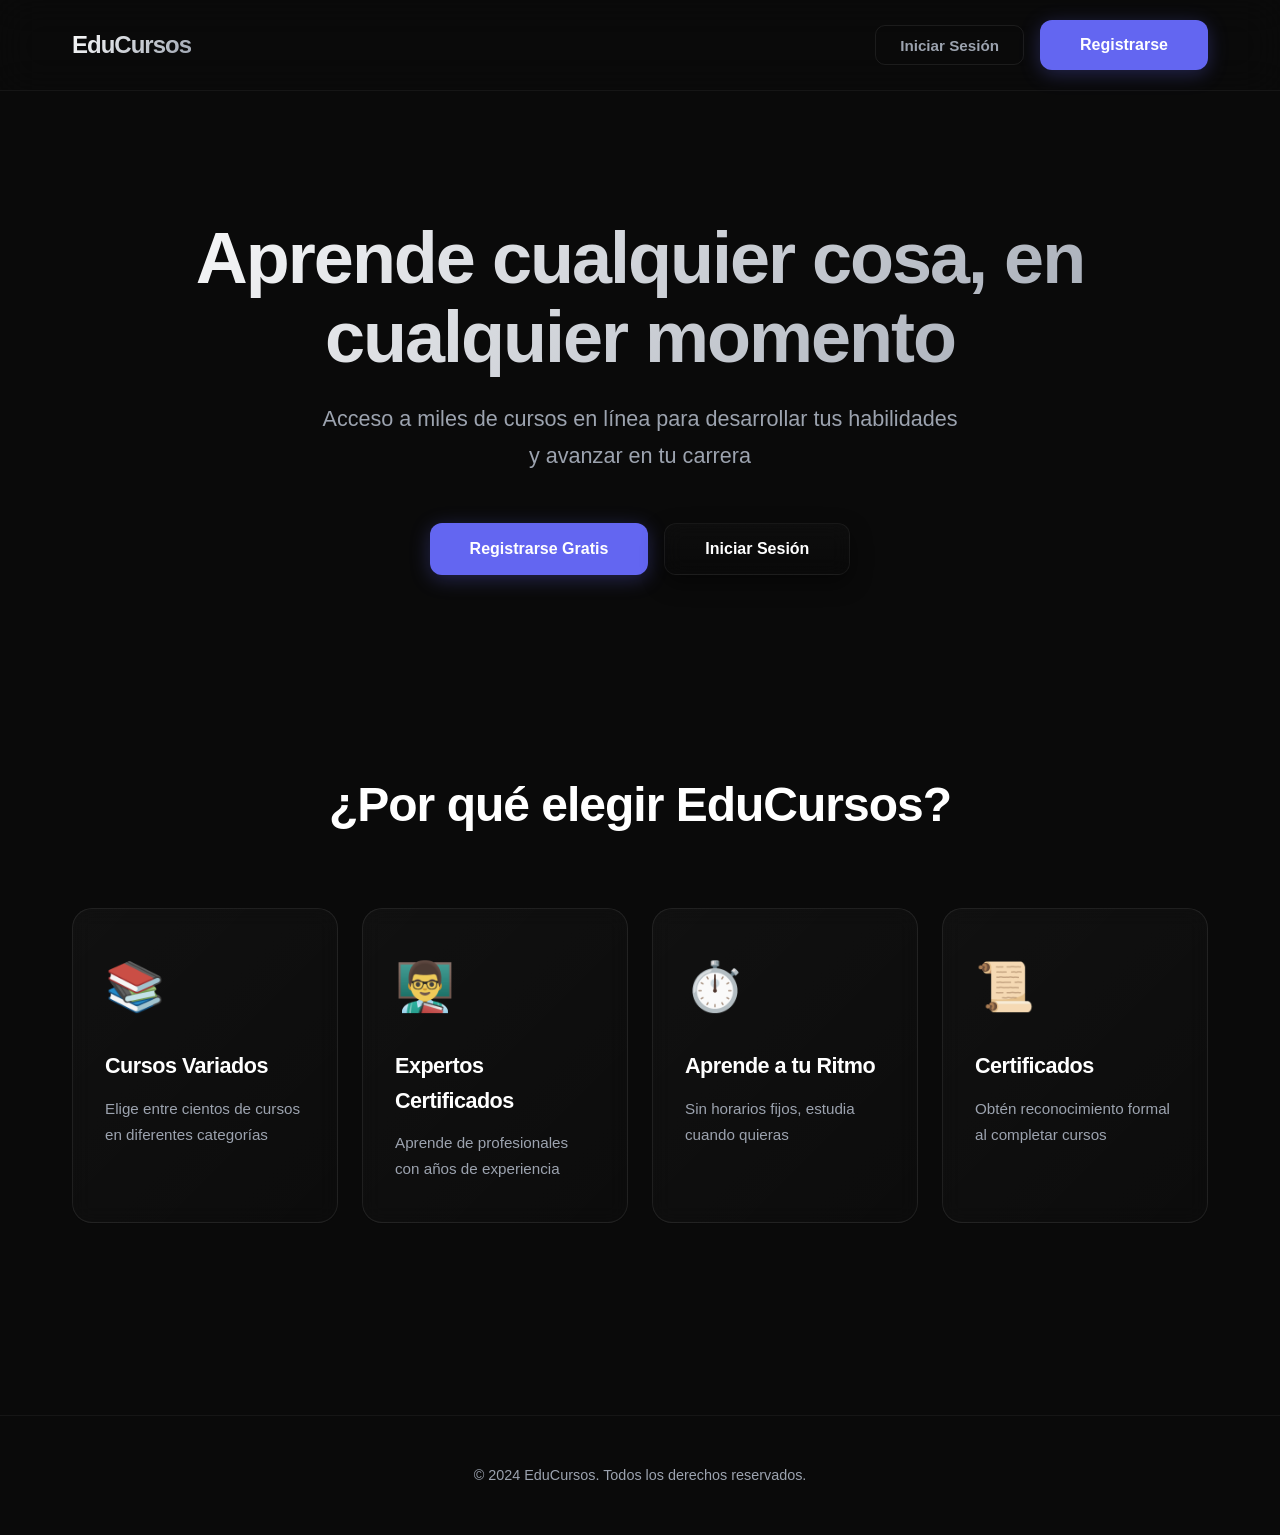
<file: index.html>
<!DOCTYPE html>
<html lang="es">
<head>
    <meta charset="UTF-8">
    <meta name="viewport" content="width=device-width, initial-scale=1.0">
    <title>EduCursos - Plataforma de Aprendizaje</title>
    <link rel="stylesheet" href="styles.css">
</head>
<body>
    <header>
        <nav>
            <div class="logo">EduCursos</div>
            <div>
                <button class="btn-ghost" onclick="showLogin()">Iniciar Sesión</button>
                <button class="btn-primary" onclick="showRegister()">Registrarse</button>
            </div>
        </nav>
    </header>
    <main id="presentation" class="active">
        <!-- HERO SECTION -->
        <section class="hero">
            <div class="hero-content">
                <h1>Aprende cualquier cosa, en cualquier momento</h1>
                <p>Acceso a miles de cursos en línea para desarrollar tus habilidades y avanzar en tu carrera</p>
                <div class="hero-buttons">
                    <button class="btn-primary" onclick="showRegister()">Registrarse Gratis</button>
                    <button class="btn-secondary" onclick="showLogin()">Iniciar Sesión</button>
                </div>
            </div>
        </section>

        <section class="features">
            <h2>¿Por qué elegir EduCursos?</h2>
            <div class="features-grid">
                <div class="feature-card">
                    <div class="feature-icon">📚</div>
                    <h3>Cursos Variados</h3>
                    <p>Elige entre cientos de cursos en diferentes categorías</p>
                </div>
                <div class="feature-card">
                    <div class="feature-icon">👨‍🏫</div>
                    <h3>Expertos Certificados</h3>
                    <p>Aprende de profesionales con años de experiencia</p>
                </div>
                <div class="feature-card">
                    <div class="feature-icon">⏱️</div>
                    <h3>Aprende a tu Ritmo</h3>
                    <p>Sin horarios fijos, estudia cuando quieras</p>
                </div>
                <div class="feature-card">
                    <div class="feature-icon">📜</div>
                    <h3>Certificados</h3>
                    <p>Obtén reconocimiento formal al completar cursos</p>
                </div>
            </div>
        </section>
    </main>

    <!-- Login modal (inline) -->
    <div class="form-container" id="loginForm" aria-hidden="true">
        <div class="form-box">
            <span class="close-form" onclick="closeLogin()">✕</span>
            <h2>Iniciar Sesión</h2>
            <form onsubmit="handleLogin(event)">
                <div class="form-group">
                    <label for="loginEmail">Correo Electrónico</label>
                    <input type="email" id="loginEmail" required placeholder="tu@email.com">
                </div>
                <div class="form-group">
                    <label for="loginPassword">Contraseña</label>
                    <input type="password" id="loginPassword" required placeholder="Tu contraseña">
                </div>
                <div class="form-actions">
                    <button type="submit" class="btn-primary">Iniciar Sesión</button>
                    <button type="button" class="btn-secondary" onclick="window.location.href='form.html'">Registrarse</button>
                </div>
            </form>
            <div class="toggle-form">
                ¿No tienes cuenta? <a href="form.html">Regístrate ahora</a>
            </div>
        </div>
    </div>

    <footer>
        <p>&copy; 2024 EduCursos. Todos los derechos reservados.</p>
    </footer>

    <script src="script.js"></script>
</body>
</html>
</file>
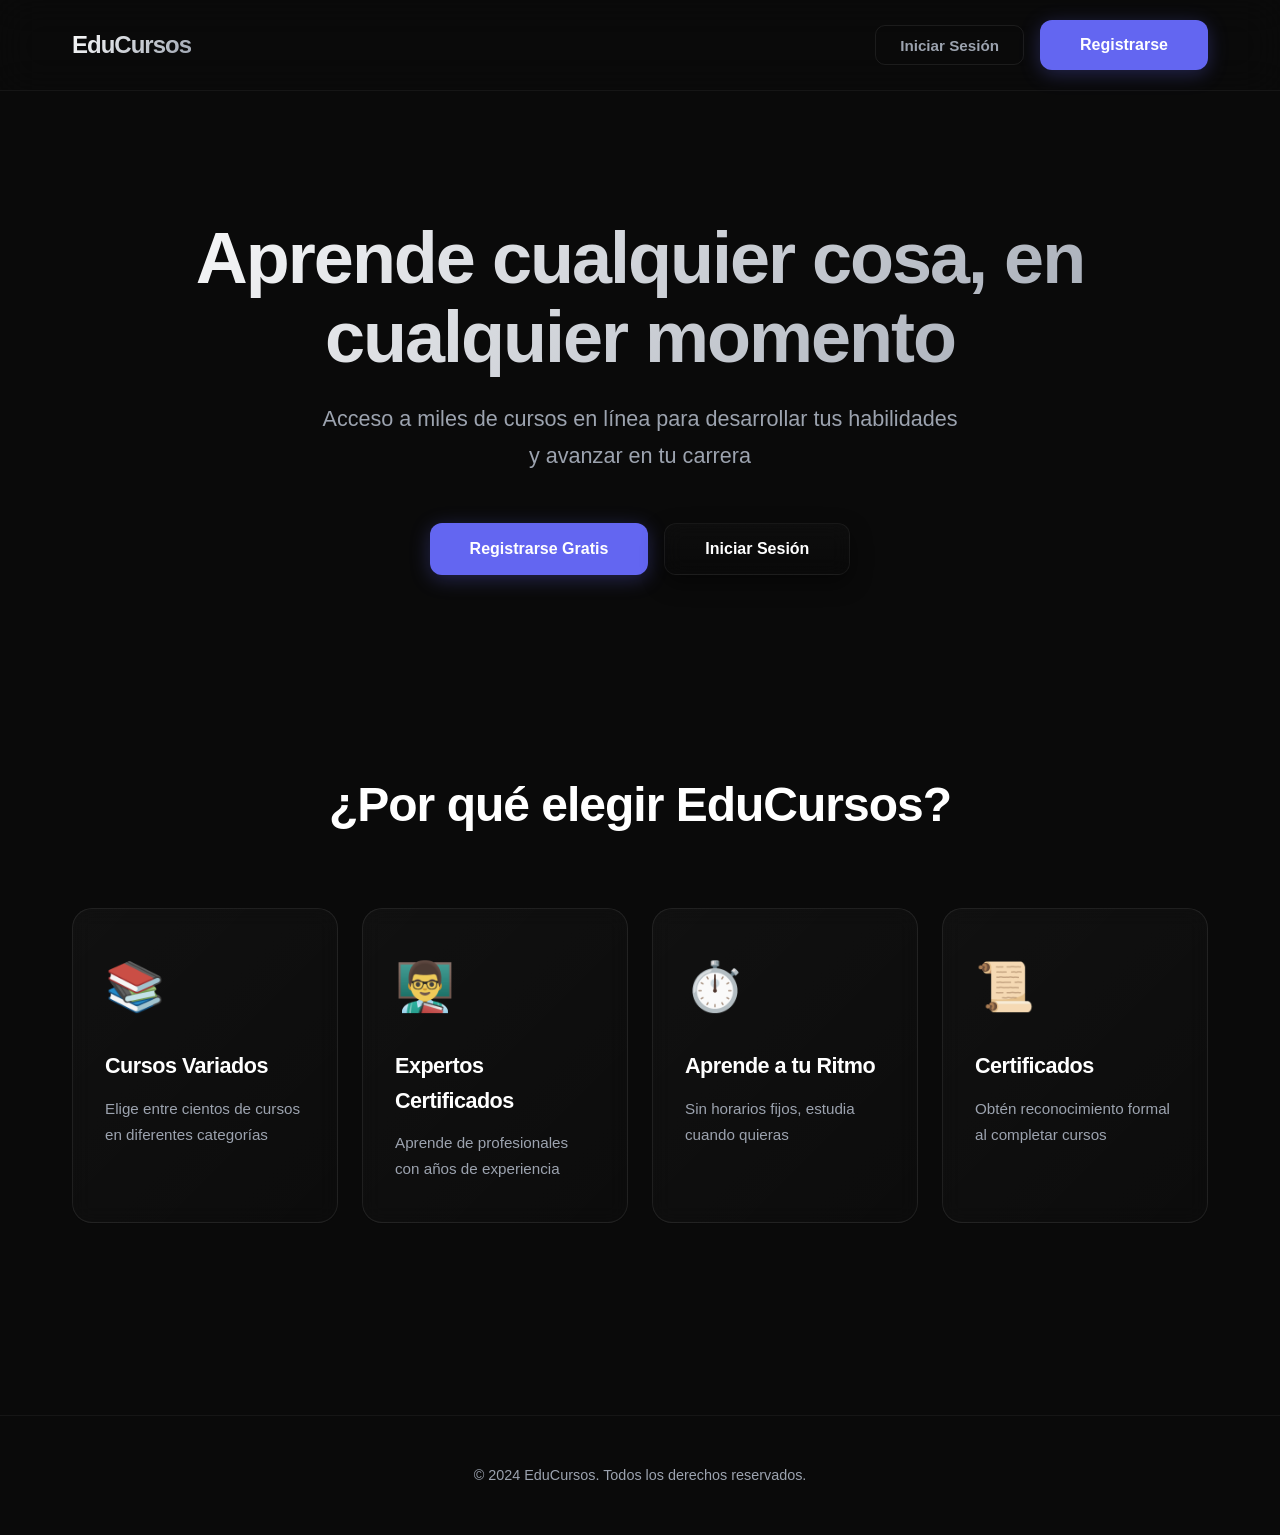
<file: dashboard.html>
<!DOCTYPE html>
<html lang="es">
<head>
    <meta charset="UTF-8">
    <meta name="viewport" content="width=device-width, initial-scale=1.0">
    <title>EduCursos - Dashboard</title>
    <link rel="stylesheet" href="styles.css">
</head>
<body>

    <header>
        <nav>
            <div class="logo">EduCursos</div>
            <div>
                <button class="btn-logout" onclick="logout()">Cerrar Sesión</button>
            </div>
        </nav>
    </header>

    <div id="presentation" style="display: none;"></div>

    <main class="active">
        <div id="dashboard" class="dashboard active">
            <div class="dashboard-header">
                <div style="display: flex; justify-content: space-between; align-items: center; max-width: 1200px; margin: 0 auto;">
                    <div>
                        <h1>Bienvenido a tu Espacio de Aprendizaje</h1>
                        <p id="userGreeting"></p>
                    </div>
                    <div class="user-info">
                        <p id="userEmail"></p>
                        <button class="btn-logout" onclick="logout()">Cerrar Sesión</button>
                    </div>
                </div>
            </div>

            <div class="dashboard-content">
                <section class="welcome-section">
                    <h2>¡Hola! Continúa tu aprendizaje</h2>
                    <p>Ya has completado varios cursos. Aquí están los cursos que puedes retomar o iniciar.</p>
                </section>

                <section class="courses-section">
                    <h2>Tus Cursos</h2>
                    <div class="courses-grid" id="coursesGrid"></div>
                </section>
            </div>
        </div>
    </main>

    <footer>
        <p>&copy; 2024 EduCursos. Todos los derechos reservados.</p>
    </footer>

    <script src="script.js"></script>
    <script>
        // Verificar si hay usuario logueado y mostrar dashboard
        document.addEventListener('DOMContentLoaded', () => {
            const currentUser = JSON.parse(localStorage.getItem('currentUser') || 'null');
            
            if (!currentUser) {
                // Si no hay usuario logueado, redirigir al index
                window.location.href = 'index.html';
            } else {
                // Mostrar dashboard si hay usuario
                try {
                    showDashboard();
                } catch (e) {
                    console.error('Error mostrando dashboard:', e);
                }
            }
        });
    </script>
</body>
</html>
</file>
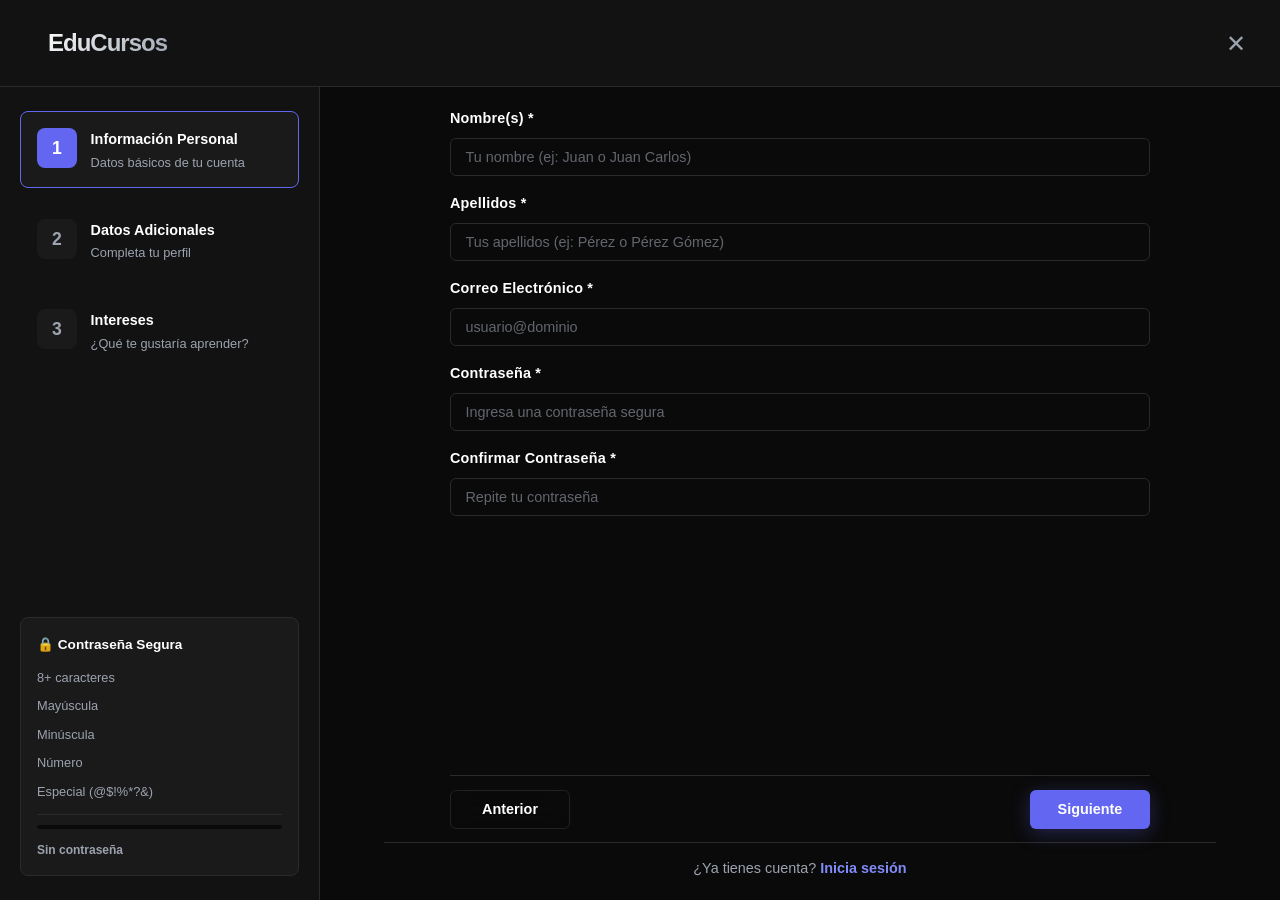
<file: form.html>
<!DOCTYPE html>
<html lang="es">
<head>
    <meta charset="UTF-8">
    <meta name="viewport" content="width=device-width, initial-scale=1.0">
    <title>Registrarse - EduCursos</title>
    <link rel="stylesheet" href="styles.css">
</head>
<body>
    <section id="formPage" class="form-page active">
        <div class="fullscreen-form-container">
            <!-- Header superior -->
            <header class="form-header">
                <div class="logo">EduCursos</div>
                <span class="close-form" onclick="showPresentation()">✕</span>
            </header>

            <!-- Contenedor principal con navegación lateral -->
            <div class="form-main-wrapper">
                <!-- Navegación lateral de pasos -->
                <aside class="steps-sidebar">
                    <div class="step-item active" data-step="1">
                        <div class="step-number">1</div>
                        <div class="step-info">
                            <h3>Información Personal</h3>
                            <p>Datos básicos de tu cuenta</p>
                        </div>
                    </div>
                    <div class="step-item" data-step="2">
                        <div class="step-number">2</div>
                        <div class="step-info">
                            <h3>Datos Adicionales</h3>
                            <p>Completa tu perfil</p>
                        </div>
                    </div>
                    <div class="step-item" data-step="3">
                        <div class="step-number">3</div>
                        <div class="step-info">
                            <h3>Intereses</h3>
                            <p>¿Qué te gustaría aprender?</p>
                        </div>
                    </div>

                    <!-- Panel de seguridad de contraseña -->
                    <div class="password-security-panel" id="passwordSecurityPanel">
                        <h4 class="security-panel-title">🔒 Contraseña Segura</h4>
                        <div class="security-requirements">
                            <div id="req-length" class="security-req">
                                <span class="req-check">○</span>
                                <span>8+ caracteres</span>
                            </div>
                            <div id="req-uppercase" class="security-req">
                                <span class="req-check">○</span>
                                <span>Mayúscula</span>
                            </div>
                            <div id="req-lowercase" class="security-req">
                                <span class="req-check">○</span>
                                <span>Minúscula</span>
                            </div>
                            <div id="req-number" class="security-req">
                                <span class="req-check">○</span>
                                <span>Número</span>
                            </div>
                            <div id="req-special" class="security-req">
                                <span class="req-check">○</span>
                                <span>Especial (@$!%*?&)</span>
                            </div>
                        </div>
                        <div class="password-strength-indicator" id="passwordStrengthIndicator">
                            <div class="strength-bar-mini">
                                <div class="strength-fill-mini" id="strengthFillMini"></div>
                            </div>
                            <span class="strength-label-mini" id="strengthLabelMini">Sin contraseña</span>
                        </div>
                    </div>
                </aside>

                <!-- Área del formulario -->
                <main class="form-content-area">
                    <form id="multiStepForm" onsubmit="handleRegister(event)">

                        <div class="form-steps-wrap">

                            <!-- STEP 1 -->
                            <div class="form-step" data-step="1">
                                <div class="form-group">
                                    <label for="regFirstName">Nombre(s) *</label>
                                    <input type="text" id="regFirstName" required placeholder="Tu nombre (ej: Juan o Juan Carlos)">
                                </div>
                                <div class="form-group">
                                    <label for="regLastName">Apellidos *</label>
                                    <input type="text" id="regLastName" required placeholder="Tus apellidos (ej: Pérez o Pérez Gómez)">
                                </div>
                                <div class="form-group">
                                    <label for="regEmail">Correo Electrónico *</label>
                                    <input type="text" id="regEmail" required placeholder="usuario@dominio">
                                </div>
                                <div class="form-group">
                                    <label for="regPassword">Contraseña *</label>
                                    <input type="password" id="regPassword" required placeholder="Ingresa una contraseña segura">
                                </div>
                                <div class="form-group">
                                    <label for="regPasswordConfirm">Confirmar Contraseña *</label>
                                    <input type="password" id="regPasswordConfirm" required placeholder="Repite tu contraseña">
                                </div>
                            </div>

                            <!-- STEP 2 -->
                            <div class="form-step hidden-step" data-step="2">
                                <div class="form-group">
                                    <label for="regPhone">Número de Teléfono *</label>
                                    <input type="tel" id="regPhone" required placeholder="Solo dígitos, sin espacios (min 4 - max 10)">
                                </div>
                                <div class="form-group two-cols">
                                    <div>
                                        <label for="regBirthday">Fecha de Cumpleaños *</label>
                                        <input type="date" id="regBirthday" required>
                                        <div class="small-muted">Formato: DD/MM/AAAA</div>
                                    </div>
                                    <div>
                                        <label for="regGender">Género *</label>
                                        <select id="regGender" required>
                                            <option value="">Selecciona tu género</option>
                                            <option value="M">Masculino</option>
                                            <option value="F">Femenino</option>
                                            <option value="O">Otro</option>
                                            <option value="P">Prefiero no especificar</option>
                                        </select>
                                    </div>
                                </div>
                                <div class="form-group">
                                    <label for="regEducation">Nivel Educativo</label>
                                    <select id="regEducation">
                                        <option value="">Selecciona (opcional)</option>
                                        <option value="P">Primaria</option>
                                        <option value="S">Secundaria</option>
                                        <option value="T">Técnico</option>
                                        <option value="U">Universitario</option>
                                        <option value="PG">Postgrado</option>
                                    </select>
                                </div>
                                <div class="form-group">
                                    <label for="regProfession">Profesión</label>
                                    <input type="text" id="regProfession" placeholder="Tu profesión (opcional)">
                                </div>
                            </div>

                            <!-- STEP 3 -->
                            <div class="form-step hidden-step" data-step="3">
                                <div class="form-group">
                                    <label>Intereses (Selecciona al menos uno) *</label>
                                    <div class="interests-grid">
                                        <label class="chip"><input type="checkbox" name="interests" value="programacion"><span>Programación</span></label>
                                        <label class="chip"><input type="checkbox" name="interests" value="diseno"><span>Diseño</span></label>
                                        <label class="chip"><input type="checkbox" name="interests" value="marketing"><span>Marketing</span></label>
                                        <label class="chip"><input type="checkbox" name="interests" value="negocios"><span>Negocios</span></label>
                                        <label class="chip"><input type="checkbox" name="interests" value="datos"><span>Análisis de Datos</span></label>
                                        <label class="chip"><input type="checkbox" name="interests" value="idiomas"><span>Idiomas</span></label>
                                        <label class="chip"><input type="checkbox" name="interests" value="arte"><span>Arte</span></label>
                                        <label class="chip"><input type="checkbox" name="interests" value="desarrollo"><span>Desarrollo Personal</span></label>
                                        <label class="chip"><input type="checkbox" name="interests" value="otros"><span>Otros</span></label>
                                        <label class="chip"><input type="checkbox" name="interests" value="aun_no_decido"><span>Aún no decido</span></label>
                                    </div>
                                </div>
                                <div class="form-group">
                                    <label for="regCountry">País *</label>
                                    <select id="regCountry" required>
                                        <option value="">Selecciona tu país</option>
                                        <option value="CO">Colombia</option>
                                        <option value="MX">México</option>
                                        <option value="AR">Argentina</option>
                                        <option value="ES">España</option>
                                        <option value="CL">Chile</option>
                                    </select>
                                </div>
                            </div>

                        </div> <!-- .form-steps-wrap -->

                        <!-- persistent navigation (always visible) -->
                        <div class="form-nav">
                            <button type="button" id="navPrevBtn" class="btn-secondary">Anterior</button>
                            <button type="button" id="navNextBtn" class="btn-primary">Siguiente</button>
                        </div>
                    </form>

                    <div class="toggle-form">
                        ¿Ya tienes cuenta? <a onclick="toggleForms()">Inicia sesión</a>
                    </div>
                </main>
            </div>
        </div>
    </section>

    <script src="script.js"></script>
</body>
</html>
</file>
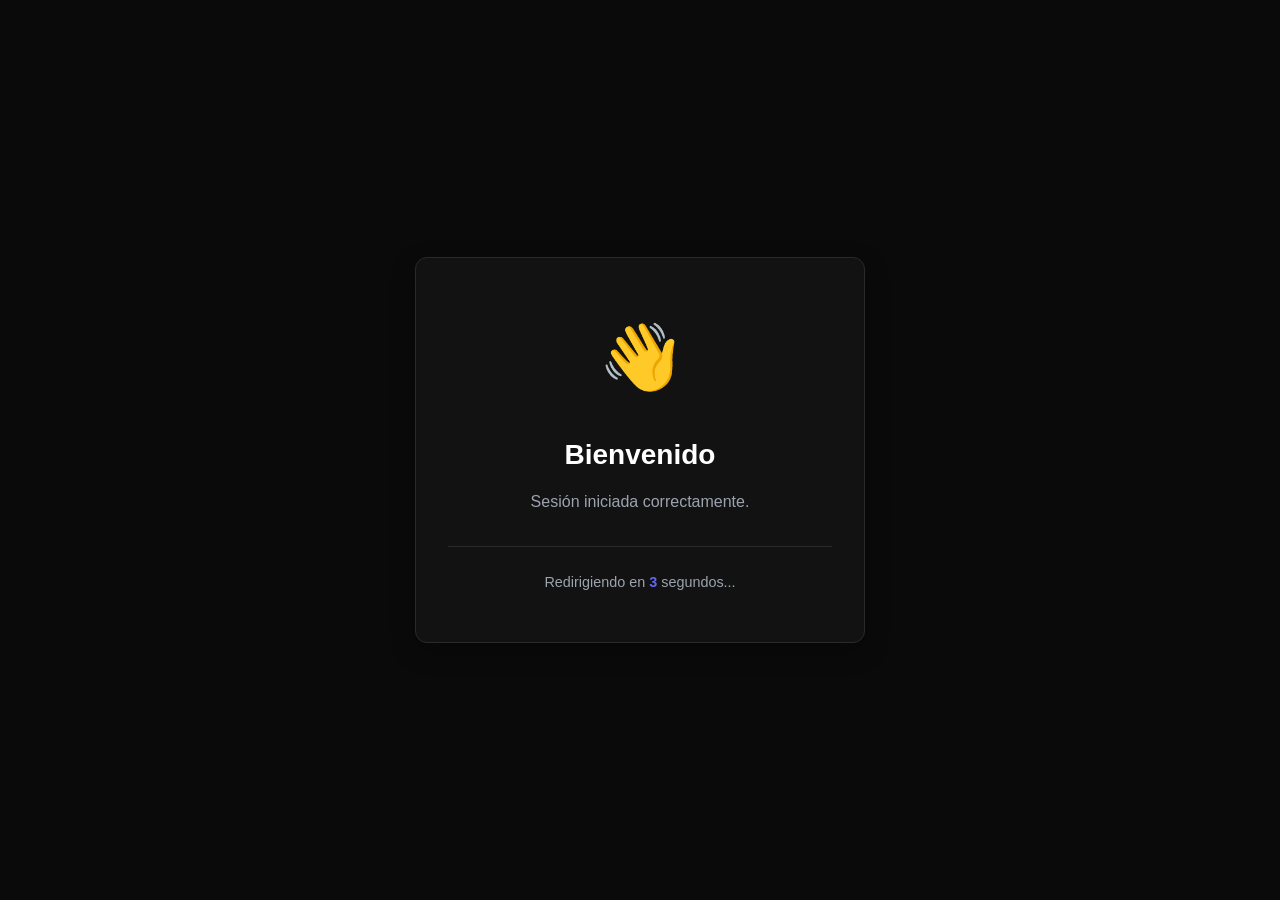
<file: login-exitoso.html>
<!DOCTYPE html>
<html lang="es">
<head>
    <meta charset="UTF-8">
    <meta name="viewport" content="width=device-width, initial-scale=1.0">
    <title>Inicio de Sesión Exitoso - EduCursos</title>
    <link rel="stylesheet" href="styles.css">
</head>
<body>
    <div class="success-page">
        <div class="success-container">
            <div class="success-icon">👋</div>
            
            <h1 class="success-title">Bienvenido</h1>
            <p class="success-message" id="welcomeMessage">Sesión iniciada correctamente.</p>
            
            <div class="auto-redirect">
                <p>Redirigiendo en <span id="countdown">3</span> segundos...</p>
            </div>
        </div>
    </div>

    <script>
        let countdown = 3;
        
        function goToDashboard() {
            window.location.href = 'dashboard.html';
        }
        
        function startCountdown() {
            const countdownEl = document.getElementById('countdown');
            const timer = setInterval(() => {
                countdown--;
                countdownEl.textContent = countdown;
                
                if (countdown <= 0) {
                    clearInterval(timer);
                    goToDashboard();
                }
            }, 1000);
        }
        
        document.addEventListener('DOMContentLoaded', () => {
            const currentUser = JSON.parse(localStorage.getItem('currentUser') || 'null');
            
            if (currentUser) {
                const displayName = currentUser.firstName || currentUser.name || 'Usuario';
                document.getElementById('welcomeMessage').textContent = 
                    `Hola ${displayName}, sesión iniciada correctamente.`;
            }
            
            const container = document.querySelector('.success-container');
            setTimeout(() => {
                container.classList.add('animate-in');
            }, 100);
            
            startCountdown();
        });
    </script>
</body>
</html>
</file>
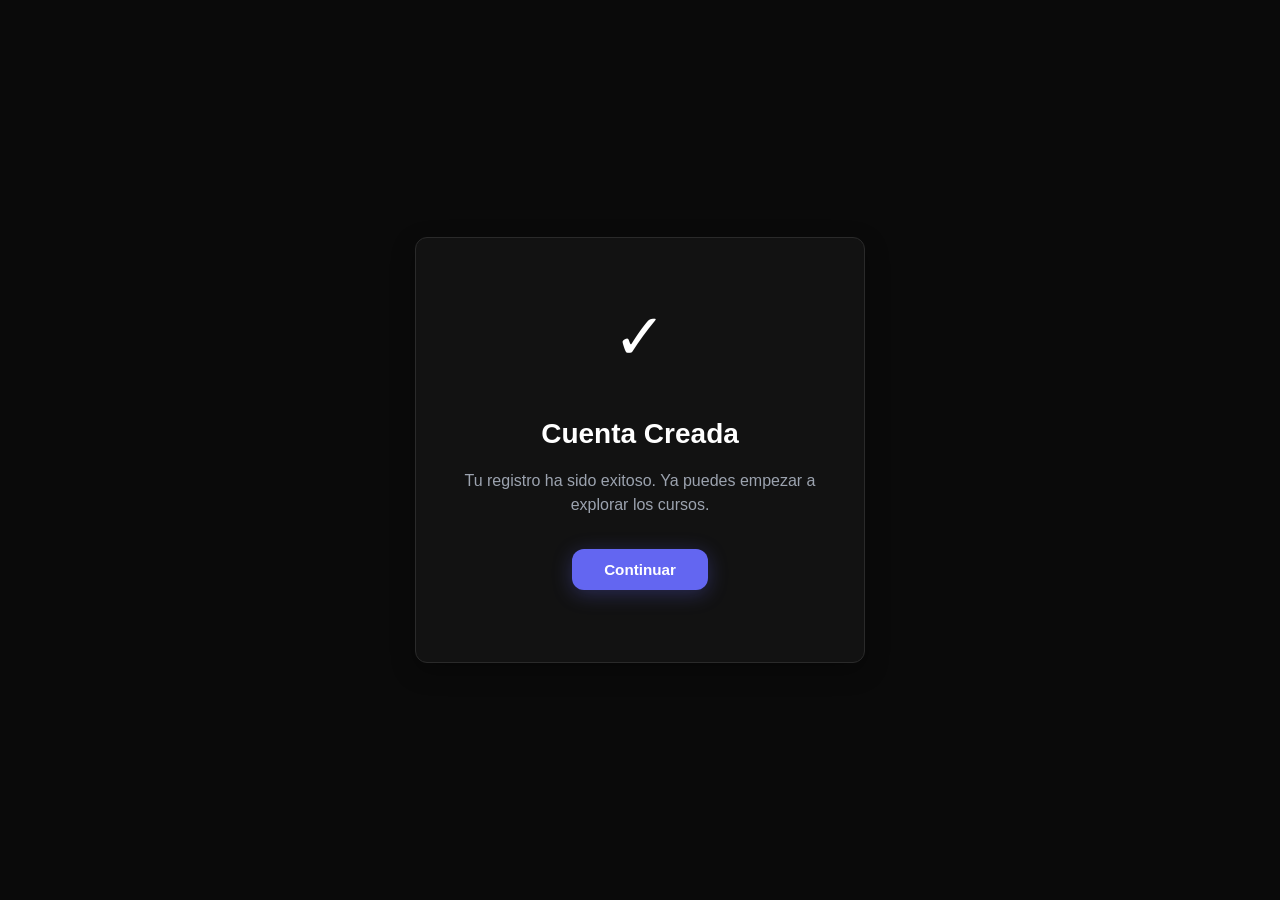
<file: registro-exitoso.html>
<!DOCTYPE html>
<html lang="es">
<head>
    <meta charset="UTF-8">
    <meta name="viewport" content="width=device-width, initial-scale=1.0">
    <title>Registro Exitoso - EduCursos</title>
    <link rel="stylesheet" href="styles.css">
</head>
<body>
    <div class="success-page">
        <div class="success-container">
            <div class="success-icon">✓</div>
            
            <h1 class="success-title">Cuenta Creada</h1>
            <p class="success-message">Tu registro ha sido exitoso. Ya puedes empezar a explorar los cursos.</p>
            
            <div class="success-actions">
                <button class="btn-primary" onclick="goToDashboard()">Continuar</button>
            </div>
        </div>
    </div>

    <script>
        function goToDashboard() {
            window.location.href = 'dashboard.html';
        }
        
        function goToHome() {
            window.location.href = 'index.html';
        }
        
        // Animación de entrada
        document.addEventListener('DOMContentLoaded', () => {
            const container = document.querySelector('.success-container');
            setTimeout(() => {
                container.classList.add('animate-in');
            }, 100);
        });
    </script>
</body>
</html>
</file>
<file: styles.css>
:root {
  --bg-primary: #0a0a0a;
  --bg-secondary: #121212;
  --bg-tertiary: #1a1a1a;
  --border-color: #2a2a2a;
  --text-primary: #ffffff;
  --text-secondary: #9ca3af;
  --accent-primary: #6366f1;
  --accent-hover: #4f46e5;
  --accent-secondary: #818cf8;
  --success: #10b981;
  --card-bg: #0a0a0a;
  --overlay-bg: rgba(0, 0, 0, 0.85);
}

* {
  margin: 0;
  padding: 0;
  box-sizing: border-box;
}

body {
  font-family: -apple-system, BlinkMacSystemFont, "Segoe UI", "Noto Sans", Helvetica, Arial, sans-serif;
  background-color: var(--bg-primary);
  color: var(--text-primary);
  line-height: 1.6;
  overflow-x: hidden;
}

/* NAVEGACIÓN */
header {
  background: rgba(10, 10, 10, 0.8);
  border-bottom: 1px solid rgba(255, 255, 255, 0.05);
  position: sticky;
  top: 0;
  z-index: 100;
  backdrop-filter: blur(20px) saturate(180%);
  -webkit-backdrop-filter: blur(20px) saturate(180%);
}

nav {
  max-width: 1200px;
  margin: 0 auto;
  padding: 1.25rem 2rem;
  display: flex;
  justify-content: space-between;
  align-items: center;
}

.logo {
  font-size: 1.5rem;
  font-weight: 700;
  color: var(--text-primary);
  letter-spacing: -1px;
  background: linear-gradient(135deg, #ffffff 0%, #9ca3af 100%);
  -webkit-background-clip: text;
  -webkit-text-fill-color: transparent;
  background-clip: text;
}

nav div {
  display: flex;
  gap: 1rem;
  align-items: center;
}

nav a {
  color: var(--text-secondary);
  text-decoration: none;
  padding: 0.5rem 1rem;
  border-radius: 6px;
  transition: all 0.2s ease;
  font-size: 0.95rem;
}

nav a:hover {
  color: var(--text-primary);
  background-color: var(--bg-tertiary);
}

.btn-login {
  background-color: transparent;
  color: var(--text-primary);
  border: 1px solid var(--border-color);
  padding: 0.5rem 1.25rem;
  border-radius: 6px;
  cursor: pointer;
  font-size: 0.95rem;
  transition: all 0.2s ease;
  font-weight: 500;
}

.btn-login:hover {
  background-color: var(--bg-tertiary);
  border-color: var(--text-secondary);
}

/* SECCIÓN HERO */
main {
  display: none;
}

main.active {
  display: block;
}

.hero {
  max-width: 1200px;
  margin: 0 auto;
  padding: 8rem 2rem 6rem;
  text-align: center;
  animation: fadeInUp 0.8s ease-out;
}

@keyframes fadeInUp {
  from {
    opacity: 0;
    transform: translateY(30px);
  }
  to {
    opacity: 1;
    transform: translateY(0);
  }
}

.hero-content h1 {
  font-size: 4.5rem;
  font-weight: 800;
  line-height: 1.1;
  margin-bottom: 1.5rem;
  letter-spacing: -2px;
  background: linear-gradient(135deg, #ffffff 0%, #9ca3af 100%);
  -webkit-background-clip: text;
  -webkit-text-fill-color: transparent;
  background-clip: text;
}

.hero-content p {
  font-size: 1.35rem;
  color: var(--text-secondary);
  margin-bottom: 3rem;
  max-width: 650px;
  margin-left: auto;
  margin-right: auto;
  line-height: 1.7;
  font-weight: 400;
}

.hero-buttons {
  display: flex;
  gap: 1rem;
  justify-content: center;
  flex-wrap: wrap;
}

.btn-primary {
  background: var(--accent-primary);
  color: white;
  border: none;
  padding: 1rem 2.5rem;
  border-radius: 12px;
  font-size: 1rem;
  font-weight: 600;
  cursor: pointer;
  transition: all 0.3s cubic-bezier(0.4, 0, 0.2, 1);
  box-shadow: 0 4px 20px rgba(99, 102, 241, 0.3);
  position: relative;
  overflow: hidden;
}

.btn-primary::before {
  content: '';
  position: absolute;
  top: 0;
  left: -100%;
  width: 100%;
  height: 100%;
  background: linear-gradient(90deg, transparent, rgba(255, 255, 255, 0.2), transparent);
  transition: left 0.5s;
}

.btn-primary:hover {
  transform: translateY(-2px);
  box-shadow: 0 8px 30px rgba(99, 102, 241, 0.4);
  background: var(--accent-hover);
}

.btn-primary:hover::before {
  left: 100%;
}

.btn-primary:active {
  transform: translateY(0);
}

.btn-secondary {
  background-color: transparent;
  color: var(--text-primary);
  border: 1.5px solid rgba(255, 255, 255, 0.1);
  padding: 1rem 2.5rem;
  border-radius: 12px;
  font-size: 1rem;
  font-weight: 600;
  cursor: pointer;
  transition: all 0.3s cubic-bezier(0.4, 0, 0.2, 1);
  backdrop-filter: blur(10px);
}

.btn-secondary:hover {
  background-color: rgba(255, 255, 255, 0.05);
  border-color: rgba(255, 255, 255, 0.2);
  transform: translateY(-2px);
  box-shadow: 0 4px 20px rgba(0, 0, 0, 0.3);
}

/* Ghost button for header (Iniciar Sesión) */
.btn-ghost {
  background: transparent;
  color: var(--text-secondary);
  border: 1.5px solid rgba(255,255,255,0.08);
  padding: 0.65rem 1.5rem;
  border-radius: 10px;
  font-size: 0.95rem;
  font-weight: 600;
  cursor: pointer;
  transition: all 0.3s cubic-bezier(0.4, 0, 0.2, 1);
}

.btn-ghost:hover {
  background-color: rgba(255,255,255,0.05);
  color: var(--text-primary);
  border-color: rgba(255,255,255,0.15);
  transform: translateY(-1px);
}

/* Slightly stronger secondary for hero login button */
.hero .btn-secondary {
  border-color: rgba(255,255,255,0.06);
  color: var(--text-primary);
  background: linear-gradient(180deg, rgba(255,255,255,0.02), transparent);
  box-shadow: 0 8px 22px rgba(0,0,0,0.45);
}

.hero .btn-secondary:hover {
  background: linear-gradient(180deg, rgba(255,255,255,0.04), transparent);
  border-color: var(--accent-primary);
}

.small-muted { color: var(--text-secondary); font-size: 0.9rem; margin-top: 0.35rem; }

/* SECCIÓN FEATURES */
.features {
  max-width: 1200px;
  margin: 0 auto;
  padding: 6rem 2rem;
  position: relative;
}

.features h2 {
  text-align: center;
  font-size: 3rem;
  margin-bottom: 4rem;
  font-weight: 800;
  letter-spacing: -1px;
  color: var(--text-primary);
}

.features-grid {
  display: grid;
  grid-template-columns: repeat(auto-fit, minmax(260px, 1fr));
  gap: 1.5rem;
}

.feature-card {
  background: linear-gradient(135deg, rgba(255, 255, 255, 0.03) 0%, rgba(255, 255, 255, 0.01) 100%);
  border: 1.5px solid rgba(255, 255, 255, 0.08);
  border-radius: 20px;
  padding: 2.5rem 2rem;
  transition: all 0.4s cubic-bezier(0.4, 0, 0.2, 1);
  backdrop-filter: blur(10px);
  position: relative;
  overflow: hidden;
}

.feature-card::before {
  content: '';
  position: absolute;
  top: 0;
  left: 0;
  right: 0;
  height: 3px;
  background: linear-gradient(90deg, var(--accent-primary), var(--accent-secondary));
  transform: scaleX(0);
  transition: transform 0.4s cubic-bezier(0.4, 0, 0.2, 1);
}

.feature-card:hover {
  border-color: rgba(99, 102, 241, 0.3);
  transform: translateY(-8px);
  box-shadow: 0 20px 40px rgba(0, 0, 0, 0.3);
  background: linear-gradient(135deg, rgba(255, 255, 255, 0.05) 0%, rgba(255, 255, 255, 0.02) 100%);
}

.feature-card:hover::before {
  transform: scaleX(1);
}

.feature-icon {
  font-size: 3rem;
  margin-bottom: 1.5rem;
  display: block;
  filter: grayscale(0.3);
  transition: filter 0.3s;
}

.feature-card:hover .feature-icon {
  filter: grayscale(0);
}

.feature-card h3 {
  font-size: 1.35rem;
  margin-bottom: 0.75rem;
  color: var(--text-primary);
  font-weight: 700;
  letter-spacing: -0.5px;
}

.feature-card p {
  color: var(--text-secondary);
  line-height: 1.7;
  font-size: 0.95rem;
}

/* FORMULARIOS */
.form-container {
  display: none;
  position: fixed;
  top: 0;
  left: 0;
  width: 100%;
  height: 100%;
  background-color: var(--overlay-bg);
  backdrop-filter: blur(8px);
  z-index: 1000;
  align-items: center;
  justify-content: center;
  animation: fadeIn 0.2s ease;
}

.form-container.active {
  display: flex;
}

@keyframes fadeIn {
  from {
    opacity: 0;
  }
  to {
    opacity: 1;
  }
}

.form-box {
  background-color: var(--bg-secondary);
  border: 1px solid var(--border-color);
  border-radius: 12px;
  padding: 2.5rem;
  width: 90%;
  max-width: 450px;
  position: relative;
  animation: slideUp 0.3s ease;
  box-shadow: 0 16px 48px rgba(0, 0, 0, 0.5);
}

@keyframes slideUp {
  from {
    transform: translateY(20px);
    opacity: 0;
  }
  to {
    transform: translateY(0);
    opacity: 1;
  }
}

.close-form {
  position: absolute;
  top: 1.5rem;
  right: 1.5rem;
  font-size: 1.5rem;
  cursor: pointer;
  color: var(--text-secondary);
  transition: color 0.2s ease;
}

.close-form:hover {
  color: var(--text-primary);
}

.form-box h2 {
  margin-bottom: 2rem;
  font-size: 1.75rem;
  font-weight: 700;
}

.form-group {
  margin-bottom: 1rem;
}

.form-group label {
  display: block;
  margin-bottom: 0.45rem;
  color: var(--text-primary);
  font-weight: 600;
  font-size: 0.9rem;
  letter-spacing: 0.2px;
}

.form-group input,
.form-group select {
  width: 100%;
  padding: 0.65rem 0.9rem;
  background: var(--bg-primary);
  border: 1px solid var(--border-color);
  border-radius: 6px;
  color: var(--text-primary);
  font-size: 0.9rem;
  transition: border-color 0.2s;
  font-family: inherit;
}

.form-group input:focus,
.form-group select:focus {
  outline: none;
  border-color: var(--accent-primary);
}

.form-group input::placeholder {
  color: var(--text-secondary);
  opacity: 0.6;
}

.btn-submit {
  width: 100%;
  background-color: var(--accent-primary);
  color: white;
  border: none;
  padding: 0.875rem;
  border-radius: 6px;
  font-size: 1rem;
  font-weight: 600;
  cursor: pointer;
  transition: all 0.2s ease;
  margin-top: 0.5rem;
}

.btn-submit:hover {
  background-color: var(--accent-hover);
  box-shadow: 0 4px 12px rgba(47, 129, 247, 0.3);
}

.toggle-form {
  text-align: center;
  margin-top: 1.5rem;
  color: var(--text-secondary);
  font-size: 0.95rem;
}

.toggle-form a {
  color: var(--accent-secondary);
  cursor: pointer;
  text-decoration: none;
  font-weight: 500;
}

.toggle-form a:hover {
  text-decoration: underline;
}

/* DASHBOARD */
.dashboard {
  display: none;
  min-height: 100vh;
}

.dashboard.active {
  display: block;
}

.dashboard-header {
  background: linear-gradient(135deg, var(--bg-secondary) 0%, #1a1f2e 100%);
  border-bottom: 1px solid var(--border-color);
  padding: 2.5rem 2rem;
  box-shadow: 0 4px 12px rgba(0, 0, 0, 0.2);
}

.dashboard-flex {
  max-width: 1280px;
  margin: 0 auto;
  display: flex;
  justify-content: space-between;
  align-items: center;
  flex-wrap: wrap;
  gap: 1.5rem;
}

.dashboard-header h1 {
  font-size: 2.25rem;
  margin-bottom: 0.5rem;
  font-weight: 700;
  background: linear-gradient(135deg, var(--text-primary) 0%, var(--accent-secondary) 100%);
  -webkit-background-clip: text;
  -webkit-text-fill-color: transparent;
  background-clip: text;
}

.dashboard-header p {
  color: var(--text-secondary);
  font-size: 1.1rem;
  font-weight: 500;
}

.user-info {
  text-align: right;
}

#userEmail {
  color: var(--text-secondary);
  margin-bottom: 0.75rem;
  font-size: 0.95rem;
}

.btn-logout {
  background-color: transparent;
  color: var(--text-primary);
  border: 1px solid var(--border-color);
  padding: 0.6rem 1.5rem;
  border-radius: 8px;
  cursor: pointer;
  font-size: 0.95rem;
  font-weight: 600;
  transition: all 0.3s cubic-bezier(0.4, 0, 0.2, 1);
  position: relative;
  overflow: hidden;
}

.btn-logout::before {
  content: '';
  position: absolute;
  top: 0;
  left: 0;
  right: 0;
  bottom: 0;
  background: linear-gradient(135deg, rgba(248, 81, 73, 0.1) 0%, rgba(248, 81, 73, 0.2) 100%);
  opacity: 0;
  transition: opacity 0.3s ease;
}

.btn-logout:hover {
  background-color: rgba(248, 81, 73, 0.1);
  border-color: #f85149;
  color: #f85149;
  transform: translateY(-2px);
  box-shadow: 0 4px 12px rgba(248, 81, 73, 0.3);
}

.btn-logout:hover::before {
  opacity: 1;
}

.btn-logout:active {
  transform: translateY(0);
}

.dashboard-content {
  max-width: 1280px;
  margin: 0 auto;
  padding: 3rem 2rem;
}

.welcome-section {
  margin-bottom: 3rem;
  padding: 2rem;
  background: linear-gradient(135deg, rgba(106, 61, 246, 0.05) 0%, rgba(123, 76, 255, 0.05) 100%);
  border-radius: 12px;
  border: 1px solid rgba(106, 61, 246, 0.2);
}

.welcome-section h2 {
  font-size: 1.85rem;
  margin-bottom: 0.75rem;
  font-weight: 700;
  color: var(--text-primary);
}

.welcome-section p {
  color: var(--text-secondary);
  font-size: 1.1rem;
  line-height: 1.6;
}

.courses-section h2 {
  font-size: 1.75rem;
  margin-bottom: 2rem;
  font-weight: 700;
}

.courses-grid {
  display: grid;
  grid-template-columns: repeat(auto-fill, minmax(340px, 1fr));
  gap: 2rem;
  animation: fadeInUp 0.6s ease;
}

@keyframes fadeInUp {
  from {
    opacity: 0;
    transform: translateY(20px);
  }
  to {
    opacity: 1;
    transform: translateY(0);
  }
}

.course-card {
  background: linear-gradient(135deg, var(--bg-secondary) 0%, #1a1f2e 100%);
  border: 1px solid var(--border-color);
  border-radius: 16px;
  overflow: hidden;
  transition: all 0.4s cubic-bezier(0.4, 0, 0.2, 1);
  cursor: pointer;
  position: relative;
}

.course-card::before {
  content: '';
  position: absolute;
  top: 0;
  left: 0;
  right: 0;
  bottom: 0;
  background: linear-gradient(135deg, rgba(106, 61, 246, 0.1) 0%, rgba(123, 76, 255, 0.1) 100%);
  opacity: 0;
  transition: opacity 0.4s ease;
  border-radius: 16px;
  pointer-events: none;
}

.course-card:hover {
  border-color: var(--accent-primary);
  transform: translateY(-8px) scale(1.02);
  box-shadow: 0 20px 40px rgba(47, 129, 247, 0.25), 0 0 0 1px rgba(106, 61, 246, 0.3);
}

.course-card:hover::before {
  opacity: 1;
}

.course-header {
  padding: 1.5rem;
  background: linear-gradient(135deg, rgba(106, 61, 246, 0.15) 0%, rgba(123, 76, 255, 0.15) 100%);
  border-bottom: 1px solid var(--border-color);
}

.course-header h3 {
  font-size: 1.35rem;
  margin-bottom: 0.5rem;
  color: var(--text-primary);
  font-weight: 700;
  line-height: 1.3;
}

.course-header p {
  color: var(--accent-secondary);
  font-size: 0.85rem;
  font-weight: 600;
  text-transform: uppercase;
  letter-spacing: 0.5px;
}

.course-body {
  padding: 1.5rem;
  position: relative;
  z-index: 1;
}

.course-info {
  display: flex;
  gap: 1rem;
  margin-bottom: 1rem;
  flex-wrap: wrap;
}

.course-info span {
  color: var(--text-secondary);
  font-size: 0.9rem;
  display: flex;
  align-items: center;
  gap: 0.25rem;
}

.course-body > p {
  color: var(--text-secondary);
  margin-bottom: 1.5rem;
  font-size: 0.95rem;
  line-height: 1.6;
}

.progress-bar {
  width: 100%;
  height: 8px;
  background-color: var(--bg-tertiary);
  border-radius: 10px;
  overflow: hidden;
  margin-bottom: 0.75rem;
  position: relative;
  box-shadow: inset 0 2px 4px rgba(0, 0, 0, 0.2);
}

.progress-fill {
  height: 100%;
  background: linear-gradient(90deg, #3fb950 0%, #5fd365 50%, #3fb950 100%);
  background-size: 200% 100%;
  border-radius: 10px;
  transition: width 0.6s cubic-bezier(0.4, 0, 0.2, 1);
  position: relative;
  box-shadow: 0 0 10px rgba(63, 185, 80, 0.5);
  animation: shimmer 2s infinite;
}

@keyframes shimmer {
  0% { background-position: 200% 0; }
  100% { background-position: -200% 0; }
}

.progress-text {
  font-size: 0.9rem;
  color: var(--success);
  font-weight: 600;
  margin-bottom: 1rem;
}

.course-footer {
  margin-top: 1.5rem;
  padding-top: 1.5rem;
  border-top: 1px solid var(--border-color);
}

.btn-course {
  width: 100%;
  padding: 0.85rem 1.5rem;
  border: none;
  border-radius: 8px;
  font-size: 0.95rem;
  font-weight: 600;
  cursor: pointer;
  transition: all 0.3s cubic-bezier(0.4, 0, 0.2, 1);
  position: relative;
  overflow: hidden;
}

.btn-continue {
  background: linear-gradient(135deg, #6a3df6 0%, #7b4cff 100%);
  color: white;
  box-shadow: 0 4px 12px rgba(106, 61, 246, 0.3);
}

.btn-continue:hover {
  transform: translateY(-2px);
  box-shadow: 0 8px 20px rgba(106, 61, 246, 0.4);
}

.btn-continue:active {
  transform: translateY(0);
}

/* FOOTER */
footer {
  background-color: transparent;
  border-top: 1px solid rgba(255, 255, 255, 0.05);
  text-align: center;
  padding: 3rem 2rem;
  margin-top: 6rem;
  color: var(--text-secondary);
  font-size: 0.9rem;
}

/* RESPONSIVE */
@media (max-width: 768px) {
  .hero {
    padding: 5rem 1.5rem 4rem;
  }

  .hero-content h1 {
    font-size: 3rem;
    letter-spacing: -1px;
  }

  .hero-content p {
    font-size: 1.15rem;
  }

  .features h2 {
    font-size: 2rem;
  }

  .dashboard-flex {
    flex-direction: column;
    align-items: flex-start;
  }

  .user-info {
    text-align: left;
    width: 100%;
  }

  .courses-grid {
    grid-template-columns: 1fr;
  }

  nav {
    padding: 1rem;
  }

  .hero {
    padding: 4rem 1rem;
  }
}

@media (max-width: 480px) {
  .hero {
    padding: 4rem 1.25rem 3rem;
  }

  .hero-content h1 {
    font-size: 2.5rem;
    letter-spacing: -0.5px;
  }

  .hero-content p {
    font-size: 1rem;
  }

  .hero-buttons {
    flex-direction: column;
    width: 100%;
  }

  .hero-buttons button {
    width: 100%;
  }

  .features h2 {
    font-size: 2rem;
  }

  .features {
    padding: 4rem 1.25rem;
  }

  .form-box {
    padding: 2rem 1.5rem;
  }
}

/* Diseño de formulario de pantalla completa */
.form-page {
  display: none;
  height: 100vh;
  width: 100%;
  background: var(--bg-primary);
  overflow: hidden;
}
.form-page.active {
  display: flex;
  flex-direction: column;
}

/* Header del formulario */
.form-header {
  display: flex;
  justify-content: space-between;
  align-items: center;
  padding: 1.5rem 3rem;
  background: var(--bg-secondary);
  border-bottom: 1px solid var(--border-color);
}
.form-header .logo {
  font-size: 1.5rem;
  font-weight: 700;
  color: var(--text-primary);
}
.form-header .close-form {
  font-size: 1.5rem;
  cursor: pointer;
  color: var(--text-secondary);
  transition: color 0.2s;
  width: 40px;
  height: 40px;
  display: flex;
  align-items: center;
  justify-content: center;
  border-radius: 8px;
}
.form-header .close-form:hover {
  color: var(--text-primary);
}

/* Contenedor principal */
.fullscreen-form-container {
  display: flex;
  flex-direction: column;
  height: 100vh;
  width: 100%;
}

.form-main-wrapper {
  display: flex;
  flex: 1;
  overflow: hidden;
}

/* Barra lateral de pasos */
.steps-sidebar {
  width: 320px;
  background: var(--bg-secondary);
  border-right: 1px solid var(--border-color);
  padding: 1.5rem 1.25rem;
  display: flex;
  flex-direction: column;
  gap: 0.85rem;
  overflow-y: auto;
}

.step-item {
  display: flex;
  gap: 0.85rem;
  padding: 1rem;
  border-radius: 8px;
  background: transparent;
  border: 1px solid transparent;
  transition: border-color 0.2s;
  cursor: pointer;
}

.step-item:hover {
  border-color: var(--border-color);
}

.step-item.active {
  background: var(--bg-tertiary);
  border-color: var(--accent-primary);
}

.step-item.completed {
  opacity: 0.7;
}

.step-number {
  width: 40px;
  height: 40px;
  border-radius: 8px;
  background: var(--bg-tertiary);
  display: flex;
  align-items: center;
  justify-content: center;
  font-size: 1.1rem;
  font-weight: 700;
  color: var(--text-secondary);
  flex-shrink: 0;
  transition: background-color 0.2s, color 0.2s;
}

.step-item.active .step-number {
  background: var(--accent-primary);
  color: white;
}

.step-info h3 {
  font-size: 0.9rem;
  margin-bottom: 0.2rem;
  color: var(--text-primary);
  font-weight: 600;
}

.step-info p {
  font-size: 0.8rem;
  color: var(--text-secondary);
  line-height: 1.3;
}

/* Área del formulario */
.form-content-area {
  flex: 1;
  padding: 1.25rem 4rem 1.25rem;
  overflow-y: auto;
  display: flex;
  flex-direction: column;
}

.form-content-area form {
  max-width: 700px;
  margin: 0 auto;
  width: 100%;
  display: flex;
  flex-direction: column;
  height: 100%;
}
.form-steps-wrap {
  position: relative;
  min-height: 0;
  overflow: visible;
  transition: height 300ms cubic-bezier(.2,.9,.3,1);
  margin-bottom: 0.75rem;
}

.form-step {
  transition: opacity 400ms cubic-bezier(.2,.9,.3,1), transform 400ms cubic-bezier(.2,.9,.3,1);
  position: absolute;
  left: 0;
  right: 0;
  top: 0;
  width: 100%;
}

.form-step.hidden-step {
  opacity: 0;
  pointer-events: none;
  transform: translateX(30px);
}

.form-step.active-step {
  opacity: 1;
  transform: translateX(0);
  pointer-events: auto;
}

.form-step.from-right { transform: translateX(30px); opacity: 0; }
.form-step.from-left { transform: translateX(-30px); opacity: 0; }
.form-step.to-left { transform: translateX(-30px); opacity: 0; }
.form-step.to-right { transform: translateX(30px); opacity: 0; }

/* Interest chips */
.interests-grid {
  display: grid;
  grid-template-columns: repeat(2, 1fr);
  gap: 0.75rem;
  margin-top: 0.75rem;
}

.chip {
  display: flex;
  align-items: center;
  justify-content: center;
  padding: 0.75rem 1rem;
  border-radius: 6px;
  border: 1px solid var(--border-color);
  background: var(--bg-primary);
  color: var(--text-primary);
  cursor: pointer;
  font-size: 0.95rem;
  transition: border-color 0.2s, background-color 0.2s;
  font-weight: 500;
}

.chip input { display: none; }

.chip:hover {
  border-color: var(--accent-primary);
}

.chip:has(input:checked) {
  background: var(--accent-primary);
  border-color: var(--accent-primary);
  color: white;
}

.two-cols {
  display: grid;
  grid-template-columns: 1fr 1fr;
  gap: 1rem;
}
.form-nav {
  display: flex;
  gap: 1rem;
  justify-content: flex-end;
  margin-top: auto;
  padding-top: 0.85rem;
  border-top: 1px solid var(--border-color);
}

.form-nav:has(.btn-secondary:not(:disabled)) {
  justify-content: space-between;
}

.form-nav .btn-primary,
.form-nav .btn-secondary {
  padding: 0.65rem 1.5rem;
  font-size: 0.9rem;
  border-radius: 6px;
  font-weight: 600;
  min-width: 120px;
}

.form-nav .btn-secondary:disabled {
  display: none;
}

.toggle-form {
  text-align: center;
  margin-top: 0.85rem;
  padding-top: 0.85rem;
  border-top: 1px solid var(--border-color);
  color: var(--text-secondary);
  font-size: 0.9rem;
}

.toggle-form a {
  color: var(--accent-secondary);
  cursor: pointer;
  text-decoration: none;
  font-weight: 600;
  transition: all 0.2s;
}

.toggle-form a:hover {
  color: #7b4cff;
  text-decoration: underline;
}

@media (max-width: 1024px) {
  .form-main-wrapper {
    flex-direction: column;
  }
  
  .steps-sidebar {
    width: 100%;
    flex-direction: row;
    padding: 1rem;
    border-right: none;
    border-bottom: 1px solid var(--border-color);
    overflow-x: auto;
  }
  
  .step-item {
    min-width: 200px;
  }
  
  .form-content-area {
    padding: 2rem 1.5rem;
  }
  
  .form-header {
    padding: 1rem 1.5rem;
  }
}

@media (max-width: 640px) {
  .step-info {
    display: none;
  }
  
  .step-item {
    min-width: auto;
    padding: 0.75rem;
  }
  
  .interests-grid {
    grid-template-columns: 1fr;
  }
  
  .two-cols {
    grid-template-columns: 1fr;
  }
  
  .form-nav {
    flex-direction: column;
  }
  
  .form-nav .btn-primary,
  .form-nav .btn-secondary {
    width: 100%;
  }
}

/* SUCCESS PAGE STYLES */
.success-page {
  min-height: 100vh;
  display: flex;
  align-items: center;
  justify-content: center;
  padding: 2rem;
  background: var(--bg-primary);
}

.success-container {
  max-width: 450px;
  width: 100%;
  background: var(--bg-secondary);
  border: 1px solid var(--border-color);
  border-radius: 12px;
  padding: 3rem 2rem;
  text-align: center;
  box-shadow: 0 8px 24px rgba(0, 0, 0, 0.3);
  opacity: 0;
  transform: translateY(10px);
  transition: opacity 0.3s ease, transform 0.3s ease;
}

.success-container.animate-in {
  opacity: 1;
  transform: translateY(0);
}

.success-icon {
  font-size: 4rem;
  margin-bottom: 1.5rem;
  display: block;
}

.success-title {
  font-size: 1.75rem;
  font-weight: 600;
  margin-bottom: 0.75rem;
  color: var(--text-primary);
}

.success-message {
  font-size: 1rem;
  color: var(--text-secondary);
  margin-bottom: 2rem;
  line-height: 1.5;
}

.success-actions {
  display: flex;
  gap: 0.75rem;
  justify-content: center;
  margin-bottom: 1.5rem;
}

.success-actions .btn-primary {
  padding: 0.75rem 2rem;
  font-size: 0.95rem;
}

.auto-redirect {
  padding-top: 1.5rem;
  border-top: 1px solid var(--border-color);
}

.auto-redirect p {
  color: var(--text-secondary);
  font-size: 0.9rem;
}

.auto-redirect span {
  color: var(--accent-primary);
  font-weight: 600;
}

/* RESPONSIVE SUCCESS PAGE */
@media (max-width: 480px) {
  .success-container {
    padding: 2rem 1.5rem;
  }
  
  .success-title {
    font-size: 1.5rem;
  }
  
  .success-icon {
    font-size: 3rem;
  }
}

/* PASSWORD SECURITY PANEL IN SIDEBAR */
.password-security-panel {
  margin-top: auto;
  padding: 1rem 1rem 0.85rem;
  background: var(--bg-tertiary);
  border: 1px solid var(--border-color);
  border-radius: 8px;
  opacity: 1;
  transform: translateY(0);
}

.security-panel-title {
  font-size: 0.85rem;
  font-weight: 600;
  color: var(--text-primary);
  margin-bottom: 0.75rem;
  display: flex;
  align-items: center;
  gap: 0.4rem;
}

.security-requirements {
  display: flex;
  flex-direction: column;
  gap: 0.5rem;
  margin-bottom: 0.75rem;
}

.security-req {
  font-size: 0.8rem;
  color: var(--text-secondary);
  transition: color 0.3s ease;
}

.security-req.met {
  color: var(--success);
}

.req-check {
  display: none;
}

.password-strength-indicator {
  padding-top: 0.65rem;
  border-top: 1px solid var(--border-color);
}

.strength-bar-mini {
  height: 4px;
  background: var(--bg-primary);
  border-radius: 2px;
  overflow: hidden;
  margin-bottom: 0.4rem;
}

.strength-fill-mini {
  height: 100%;
  width: 0%;
  transition: width 0.4s ease, background-color 0.4s ease;
  border-radius: 2px;
}

.strength-fill-mini.weak {
  width: 33%;
  background: #f85149;
}

.strength-fill-mini.medium {
  width: 66%;
  background: #ffc107;
}

.strength-fill-mini.strong {
  width: 100%;
  background: #3fb950;
}

.strength-label-mini {
  font-size: 0.75rem;
  font-weight: 600;
  color: var(--text-secondary);
  transition: color 0.3s ease;
}

.strength-label-mini.weak {
  color: #ff6b6b;
}

.strength-label-mini.medium {
  color: #ffc107;
}

.strength-label-mini.strong {
  color: #5fd365;
}
</file>
